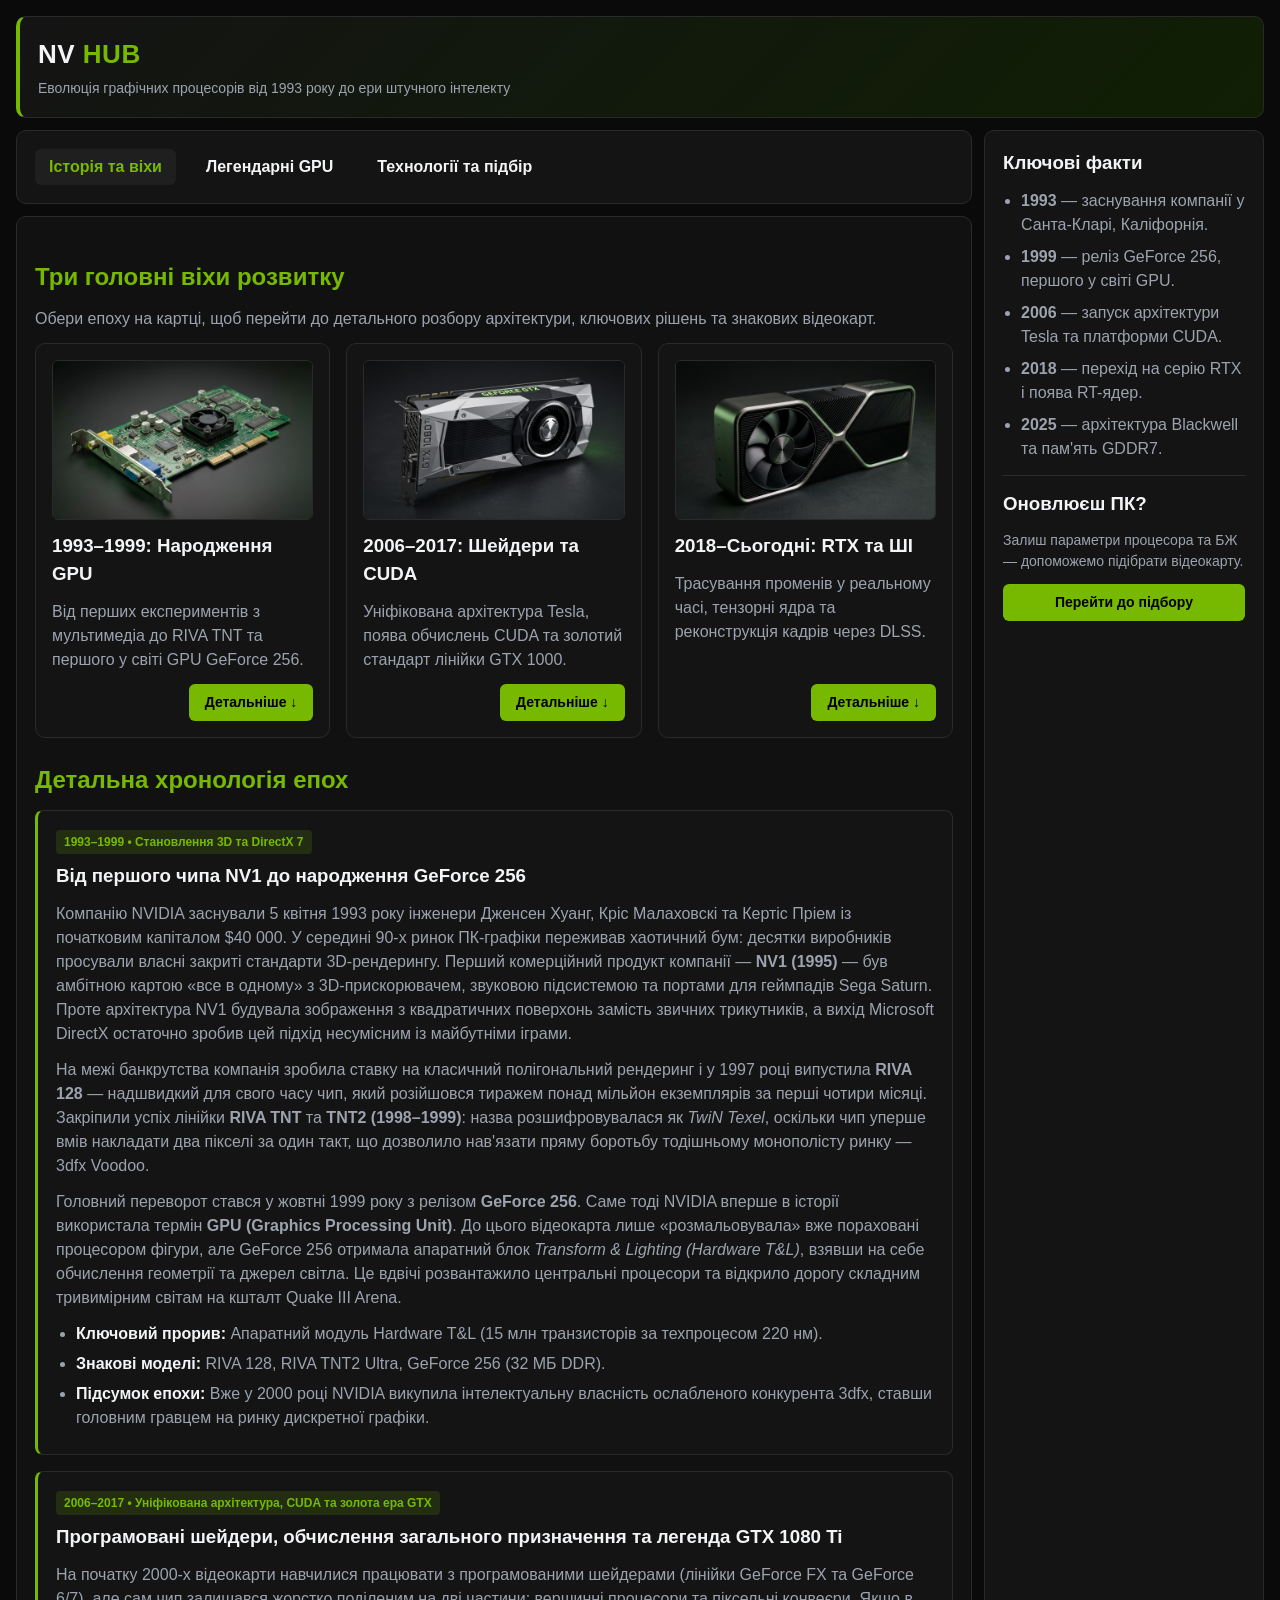
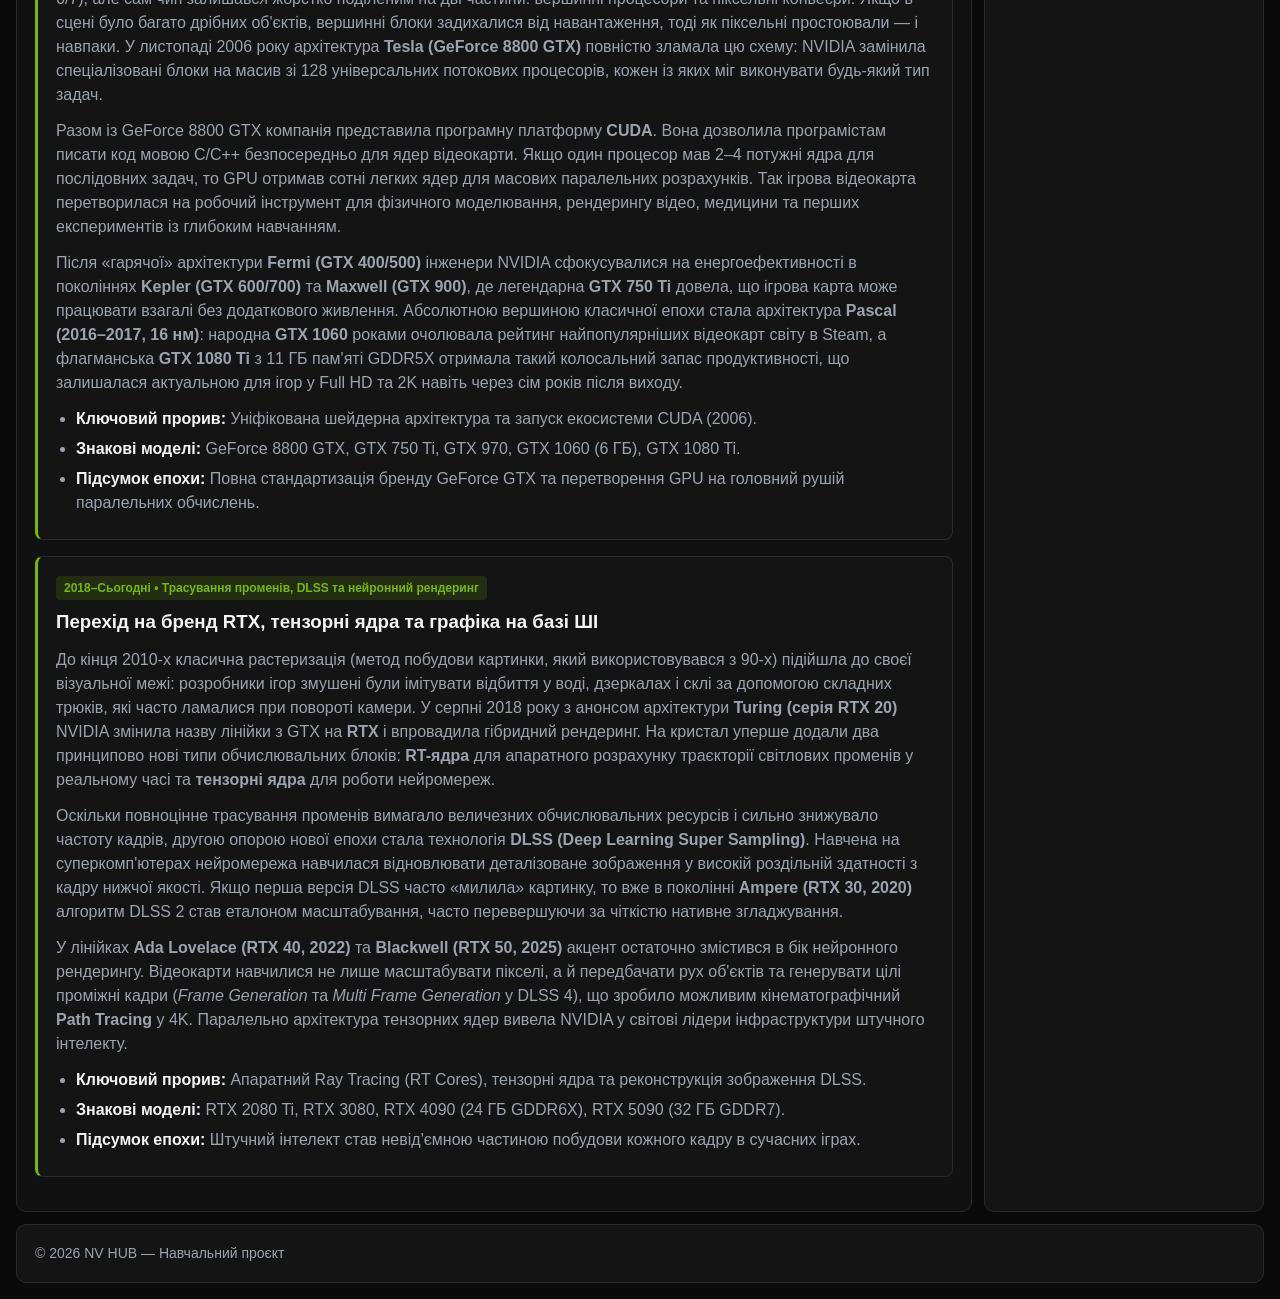
<file: index.html>
<!DOCTYPE html>
<html lang="uk">
<head>
  <meta charset="UTF-8">
  <meta name="viewport" content="width=device-width, initial-scale=1.0">
  <title>NV HUB — Історія графічних технологій</title>
  <link rel="stylesheet" href="css/style.css">
</head>
<body>
  <div class="grid-container">
    <header class="header">
      <h1>NV <span>HUB</span></h1>
      <p>Еволюція графічних процесорів від 1993 року до ери штучного інтелекту</p>
    </header>

    <nav class="top-menu">
      <ul class="menu-list">
        <li><a href="index.html" class="active">Історія та віхи</a></li>
        <li><a href="gpus.html">Легендарні GPU</a></li>
        <li><a href="tech.html">Технології та підбір</a></li>
      </ul>
    </nav>

    <main class="content">
      <h2>Три головні віхи розвитку</h2>
      <p>Обери епоху на картці, щоб перейти до детального розбору архітектури, ключових рішень та знакових відеокарт.</p>

      <div class="flex-container">
        <article class="flex-item">
          <img src="img/Image256.jpg" alt="Відеокарта кінця 90-х">
          <h3>1993–1999: Народження GPU</h3>
          <p>Від перших експериментів з мультимедіа до RIVA TNT та першого у світі GPU GeForce 256.</p>
          <a href="#era-90s" class="btn">Детальніше ↓</a>
        </article>

        <article class="flex-item">
          <img src="img/Image1080.jpg" alt="Відеокарта GTX 1080 Ti">
          <h3>2006–2017: Шейдери та CUDA</h3>
          <p>Уніфікована архітектура Tesla, поява обчислень CUDA та золотий стандарт лінійки GTX 1000.</p>
          <a href="#era-gtx" class="btn">Детальніше ↓</a>
        </article>

        <article class="flex-item">
          <img src="img/Image5090.jpg" alt="Відеокарта RTX Founders Edition">
          <h3>2018–Сьогодні: RTX та ШІ</h3>
          <p>Трасування променів у реальному часі, тензорні ядра та реконструкція кадрів через DLSS.</p>
          <a href="#era-rtx" class="btn">Детальніше ↓</a>
        </article>
      </div>

      <h2>Детальна хронологія епох</h2>

      <section id="era-90s" class="era-detail">
        <span class="tag">1993–1999 • Становлення 3D та DirectX 7</span>
        <h3>Від першого чипа NV1 до народження GeForce 256</h3>
        <p>Компанію NVIDIA заснували 5 квітня 1993 року інженери Дженсен Хуанг, Кріс Малаховскі та Кертіс Пріем із початковим капіталом $40 000. У середині 90-х ринок ПК-графіки переживав хаотичний бум: десятки виробників просували власні закриті стандарти 3D-рендерингу. Перший комерційний продукт компанії — <strong>NV1 (1995)</strong> — був амбітною картою «все в одному» з 3D-прискорювачем, звуковою підсистемою та портами для геймпадів Sega Saturn. Проте архітектура NV1 будувала зображення з квадратичних поверхонь замість звичних трикутників, а вихід Microsoft DirectX остаточно зробив цей підхід несумісним із майбутніми іграми.</p>
        <p>На межі банкрутства компанія зробила ставку на класичний полігональний рендеринг і у 1997 році випустила <strong>RIVA 128</strong> — надшвидкий для свого часу чип, який розійшовся тиражем понад мільйон екземплярів за перші чотири місяці. Закріпили успіх лінійки <strong>RIVA TNT</strong> та <strong>TNT2 (1998–1999)</strong>: назва розшифровувалася як <em>TwiN Texel</em>, оскільки чип уперше вмів накладати два пікселі за один такт, що дозволило нав'язати пряму боротьбу тодішньому монополісту ринку — 3dfx Voodoo.</p>
        <p>Головний переворот стався у жовтні 1999 року з релізом <strong>GeForce 256</strong>. Саме тоді NVIDIA вперше в історії використала термін <strong>GPU (Graphics Processing Unit)</strong>. До цього відеокарта лише «розмальовувала» вже пораховані процесором фігури, але GeForce 256 отримала апаратний блок <em>Transform & Lighting (Hardware T&L)</em>, взявши на себе обчислення геометрії та джерел світла. Це вдвічі розвантажило центральні процесори та відкрило дорогу складним тривимірним світам на кшталт Quake III Arena.</p>
        <ul>
          <li><strong>Ключовий прорив:</strong> Апаратний модуль Hardware T&L (15 млн транзисторів за техпроцесом 220 нм).</li>
          <li><strong>Знакові моделі:</strong> RIVA 128, RIVA TNT2 Ultra, GeForce 256 (32 МБ DDR).</li>
          <li><strong>Підсумок епохи:</strong> Вже у 2000 році NVIDIA викупила інтелектуальну власність ослабленого конкурента 3dfx, ставши головним гравцем на ринку дискретної графіки.</li>
        </ul>
      </section>

      <section id="era-gtx" class="era-detail">
        <span class="tag">2006–2017 • Уніфікована архітектура, CUDA та золота ера GTX</span>
        <h3>Програмовані шейдери, обчислення загального призначення та легенда GTX 1080 Ti</h3>
        <p>На початку 2000-х відеокарти навчилися працювати з програмованими шейдерами (лінійки GeForce FX та GeForce 6/7), але сам чип залишався жорстко поділеним на дві частини: вершинні процесори та піксельні конвеєри. Якщо в сцені було багато дрібних об'єктів, вершинні блоки задихалися від навантаження, тоді як піксельні простоювали — і навпаки. У листопаді 2006 року архітектура <strong>Tesla (GeForce 8800 GTX)</strong> повністю зламала цю схему: NVIDIA замінила спеціалізовані блоки на масив зі 128 універсальних потокових процесорів, кожен із яких міг виконувати будь-який тип задач.</p>
        <p>Разом із GeForce 8800 GTX компанія представила програмну платформу <strong>CUDA</strong>. Вона дозволила програмістам писати код мовою C/C++ безпосередньо для ядер відеокарти. Якщо один процесор мав 2–4 потужні ядра для послідовних задач, то GPU отримав сотні легких ядер для масових паралельних розрахунків. Так ігрова відеокарта перетворилася на робочий інструмент для фізичного моделювання, рендерингу відео, медицини та перших експериментів із глибоким навчанням.</p>
        <p>Після «гарячої» архітектури <strong>Fermi (GTX 400/500)</strong> інженери NVIDIA сфокусувалися на енергоефективності в поколіннях <strong>Kepler (GTX 600/700)</strong> та <strong>Maxwell (GTX 900)</strong>, де легендарна <strong>GTX 750 Ti</strong> довела, що ігрова карта може працювати взагалі без додаткового живлення. Абсолютною вершиною класичної епохи стала архітектура <strong>Pascal (2016–2017, 16 нм)</strong>: народна <strong>GTX 1060</strong> роками очолювала рейтинг найпопулярніших відеокарт світу в Steam, а флагманська <strong>GTX 1080 Ti</strong> з 11 ГБ пам'яті GDDR5X отримала такий колосальний запас продуктивності, що залишалася актуальною для ігор у Full HD та 2K навіть через сім років після виходу.</p>
        <ul>
          <li><strong>Ключовий прорив:</strong> Уніфікована шейдерна архітектура та запуск екосистеми CUDA (2006).</li>
          <li><strong>Знакові моделі:</strong> GeForce 8800 GTX, GTX 750 Ti, GTX 970, GTX 1060 (6 ГБ), GTX 1080 Ti.</li>
          <li><strong>Підсумок епохи:</strong> Повна стандартизація бренду GeForce GTX та перетворення GPU на головний рушій паралельних обчислень.</li>
        </ul>
      </section>

      <section id="era-rtx" class="era-detail">
        <span class="tag">2018–Сьогодні • Трасування променів, DLSS та нейронний рендеринг</span>
        <h3>Перехід на бренд RTX, тензорні ядра та графіка на базі ШІ</h3>
        <p>До кінця 2010-х класична растеризація (метод побудови картинки, який використовувався з 90-х) підійшла до своєї візуальної межі: розробники ігор змушені були імітувати відбиття у воді, дзеркалах і склі за допомогою складних трюків, які часто ламалися при повороті камери. У серпні 2018 року з анонсом архітектури <strong>Turing (серія RTX 20)</strong> NVIDIA змінила назву лінійки з GTX на <strong>RTX</strong> і впровадила гібридний рендеринг. На кристал уперше додали два принципово нові типи обчислювальних блоків: <strong>RT-ядра</strong> для апаратного розрахунку траєкторії світлових променів у реальному часі та <strong>тензорні ядра</strong> для роботи нейромереж.</p>
        <p>Оскільки повноцінне трасування променів вимагало величезних обчислювальних ресурсів і сильно знижувало частоту кадрів, другою опорою нової епохи стала технологія <strong>DLSS (Deep Learning Super Sampling)</strong>. Навчена на суперкомп'ютерах нейромережа навчилася відновлювати деталізоване зображення у високій роздільній здатності з кадру нижчої якості. Якщо перша версія DLSS часто «милила» картинку, то вже в поколінні <strong>Ampere (RTX 30, 2020)</strong> алгоритм DLSS 2 став еталоном масштабування, часто перевершуючи за чіткістю нативне згладжування.</p>
        <p>У лінійках <strong>Ada Lovelace (RTX 40, 2022)</strong> та <strong>Blackwell (RTX 50, 2025)</strong> акцент остаточно змістився в бік нейронного рендерингу. Відеокарти навчилися не лише масштабувати пікселі, а й передбачати рух об'єктів та генерувати цілі проміжні кадри (<em>Frame Generation</em> та <em>Multi Frame Generation</em> у DLSS 4), що зробило можливим кінематографічний <strong>Path Tracing</strong> у 4K. Паралельно архітектура тензорних ядер вивела NVIDIA у світові лідери інфраструктури штучного інтелекту.</p>
        <ul>
          <li><strong>Ключовий прорив:</strong> Апаратний Ray Tracing (RT Cores), тензорні ядра та реконструкція зображення DLSS.</li>
          <li><strong>Знакові моделі:</strong> RTX 2080 Ti, RTX 3080, RTX 4090 (24 ГБ GDDR6X), RTX 5090 (32 ГБ GDDR7).</li>
          <li><strong>Підсумок епохи:</strong> Штучний інтелект став невід'ємною частиною побудови кожного кадру в сучасних іграх.</li>
        </ul>
      </section>
    </main>

    <aside class="right-menu">
      <h3>Ключові факти</h3>
      <ul>
        <li><strong>1993</strong> — заснування компанії у Санта-Кларі, Каліфорнія.</li>
        <li><strong>1999</strong> — реліз GeForce 256, першого у світі GPU.</li>
        <li><strong>2006</strong> — запуск архітектури Tesla та платформи CUDA.</li>
        <li><strong>2018</strong> — перехід на серію RTX і поява RT-ядер.</li>
        <li><strong>2025</strong> — архітектура Blackwell та пам'ять GDDR7.</li>
      </ul>
      <hr style="border: 0; border-top: 1px solid var(--border); margin: 14px 0;">
      <h3>Оновлюєш ПК?</h3>
      <p style="font-size: 14px;">Залиш параметри процесора та БЖ — допоможемо підібрати відеокарту.</p>
      <a href="tech.html" class="btn" style="width: 100%; text-align: center;">Перейти до підбору</a>
    </aside>

    <footer class="footer">
      <span>© 2026 NV HUB — Навчальний проєкт</span>
    </footer>
  </div>
</body>
</html>
</file>
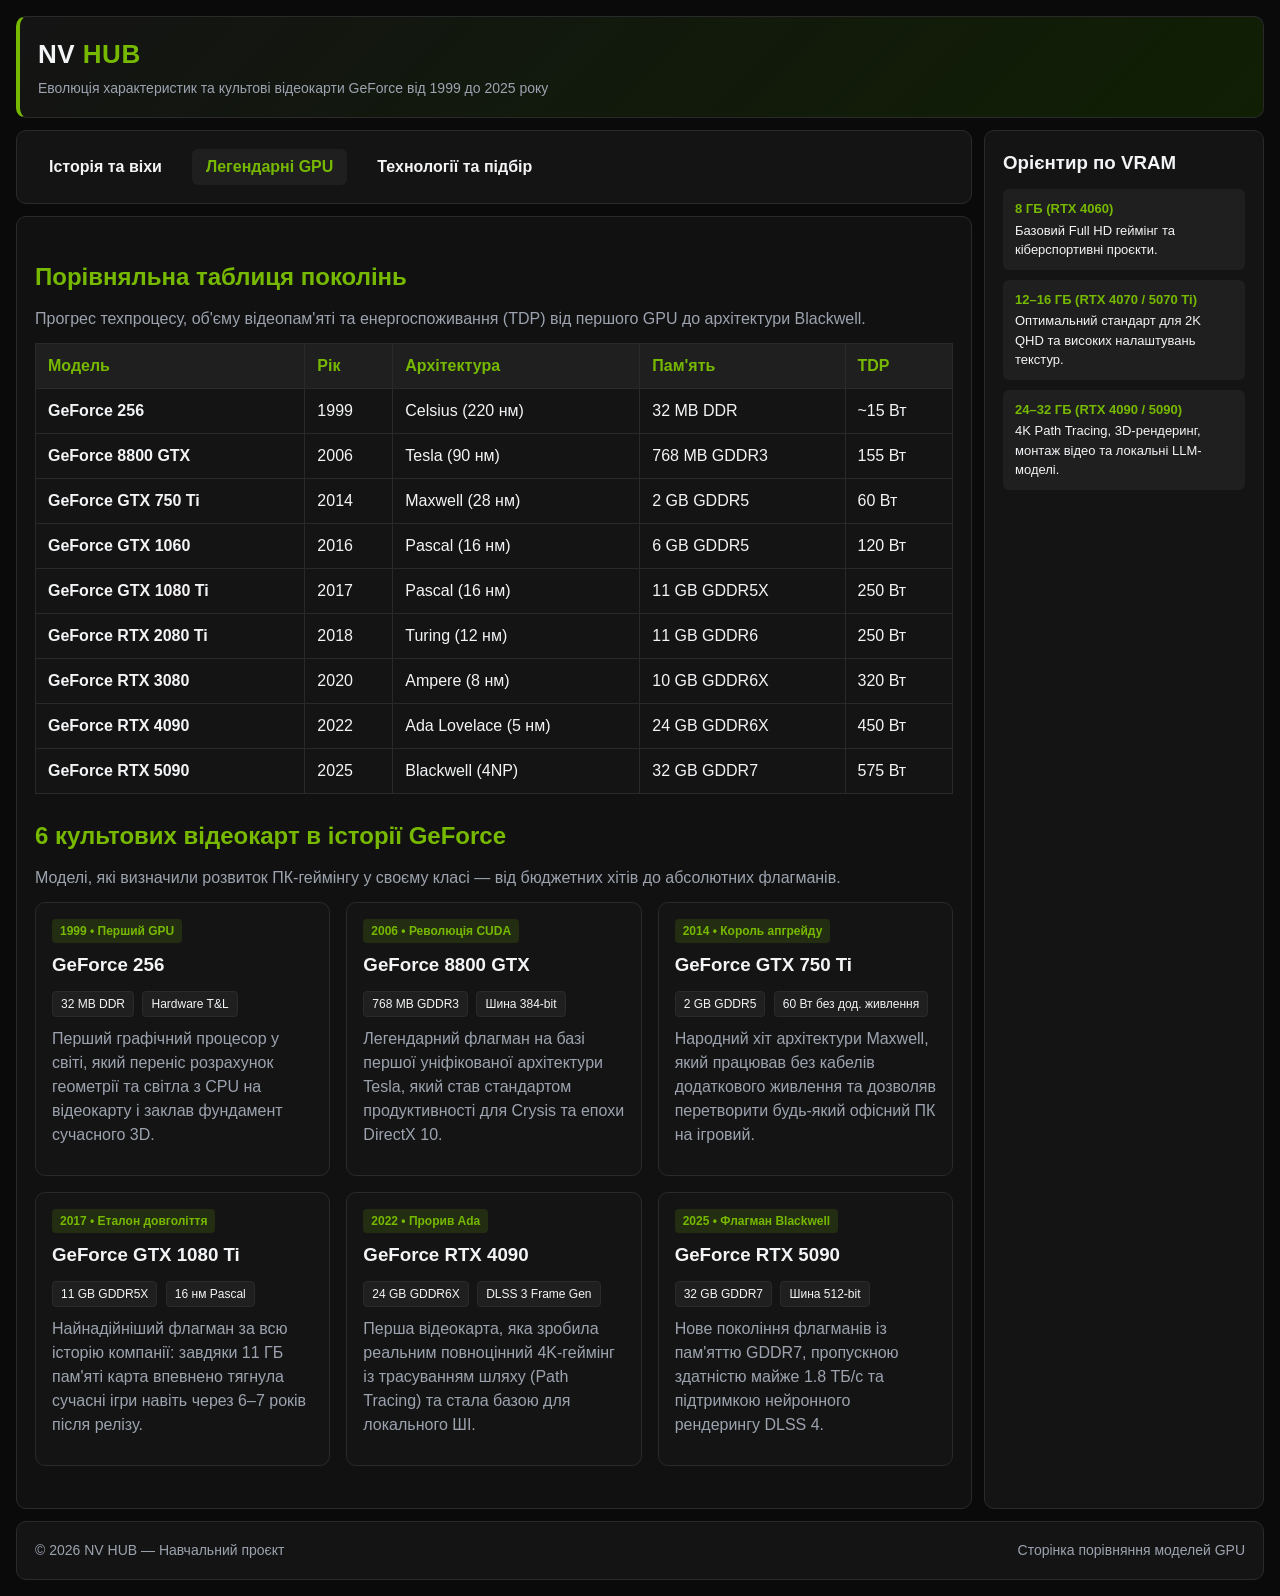
<file: gpus.html>
<!DOCTYPE html>
<html lang="uk">
<head>
  <meta charset="UTF-8">
  <meta name="viewport" content="width=device-width, initial-scale=1.0">
  <title>NV HUB — Легендарні відеокарти</title>
  <link rel="stylesheet" href="css/style.css">
</head>
<body>
  <div class="grid-container">
    <header class="header">
      <h1>NV <span>HUB</span></h1>
      <p>Еволюція характеристик та культові відеокарти GeForce від 1999 до 2025 року</p>
    </header>

    <nav class="top-menu">
      <ul class="menu-list">
        <li><a href="index.html">Історія та віхи</a></li>
        <li><a href="gpus.html" class="active">Легендарні GPU</a></li>
        <li><a href="tech.html">Технології та підбір</a></li>
      </ul>
    </nav>

    <main class="content">
      <h2>Порівняльна таблиця поколінь</h2>
      <p>Прогрес техпроцесу, об'єму відеопам'яті та енергоспоживання (TDP) від першого GPU до архітектури Blackwell.</p>

      <div class="table-wrap">
        <table class="gpu-table">
          <thead>
            <tr>
              <th>Модель</th>
              <th>Рік</th>
              <th>Архітектура</th>
              <th>Пам'ять</th>
              <th>TDP</th>
            </tr>
          </thead>
          <tbody>
            <tr>
              <td><strong>GeForce 256</strong></td>
              <td>1999</td>
              <td>Celsius (220 нм)</td>
              <td>32 MB DDR</td>
              <td>~15 Вт</td>
            </tr>
            <tr>
              <td><strong>GeForce 8800 GTX</strong></td>
              <td>2006</td>
              <td>Tesla (90 нм)</td>
              <td>768 MB GDDR3</td>
              <td>155 Вт</td>
            </tr>
            <tr>
              <td><strong>GeForce GTX 750 Ti</strong></td>
              <td>2014</td>
              <td>Maxwell (28 нм)</td>
              <td>2 GB GDDR5</td>
              <td>60 Вт</td>
            </tr>
            <tr>
              <td><strong>GeForce GTX 1060</strong></td>
              <td>2016</td>
              <td>Pascal (16 нм)</td>
              <td>6 GB GDDR5</td>
              <td>120 Вт</td>
            </tr>
            <tr>
              <td><strong>GeForce GTX 1080 Ti</strong></td>
              <td>2017</td>
              <td>Pascal (16 нм)</td>
              <td>11 GB GDDR5X</td>
              <td>250 Вт</td>
            </tr>
            <tr>
              <td><strong>GeForce RTX 2080 Ti</strong></td>
              <td>2018</td>
              <td>Turing (12 нм)</td>
              <td>11 GB GDDR6</td>
              <td>250 Вт</td>
            </tr>
            <tr>
              <td><strong>GeForce RTX 3080</strong></td>
              <td>2020</td>
              <td>Ampere (8 нм)</td>
              <td>10 GB GDDR6X</td>
              <td>320 Вт</td>
            </tr>
            <tr>
              <td><strong>GeForce RTX 4090</strong></td>
              <td>2022</td>
              <td>Ada Lovelace (5 нм)</td>
              <td>24 GB GDDR6X</td>
              <td>450 Вт</td>
            </tr>
            <tr>
              <td><strong>GeForce RTX 5090</strong></td>
              <td>2025</td>
              <td>Blackwell (4NP)</td>
              <td>32 GB GDDR7</td>
              <td>575 Вт</td>
            </tr>
          </tbody>
        </table>
      </div>

      <h2>6 культових відеокарт в історії GeForce</h2>
      <p>Моделі, які визначили розвиток ПК-геймінгу у своєму класі — від бюджетних хітів до абсолютних флагманів.</p>

      <div class="flex-container">
        <article class="flex-item">
          <span class="tag">1999 • Перший GPU</span>
          <h3>GeForce 256</h3>
          <div>
            <span class="spec-badge">32 MB DDR</span>
            <span class="spec-badge">Hardware T&L</span>
          </div>
          <p>Перший графічний процесор у світі, який переніс розрахунок геометрії та світла з CPU на відеокарту і заклав фундамент сучасного 3D.</p>
        </article>

        <article class="flex-item">
          <span class="tag">2006 • Революція CUDA</span>
          <h3>GeForce 8800 GTX</h3>
          <div>
            <span class="spec-badge">768 MB GDDR3</span>
            <span class="spec-badge">Шина 384-bit</span>
          </div>
          <p>Легендарний флагман на базі першої уніфікованої архітектури Tesla, який став стандартом продуктивності для Crysis та епохи DirectX 10.</p>
        </article>

        <article class="flex-item">
          <span class="tag">2014 • Король апгрейду</span>
          <h3>GeForce GTX 750 Ti</h3>
          <div>
            <span class="spec-badge">2 GB GDDR5</span>
            <span class="spec-badge">60 Вт без дод. живлення</span>
          </div>
          <p>Народний хіт архітектури Maxwell, який працював без кабелів додаткового живлення та дозволяв перетворити будь-який офісний ПК на ігровий.</p>
        </article>

        <article class="flex-item">
          <span class="tag">2017 • Еталон довголіття</span>
          <h3>GeForce GTX 1080 Ti</h3>
          <div>
            <span class="spec-badge">11 GB GDDR5X</span>
            <span class="spec-badge">16 нм Pascal</span>
          </div>
          <p>Найнадійніший флагман за всю історію компанії: завдяки 11 ГБ пам'яті карта впевнено тягнула сучасні ігри навіть через 6–7 років після релізу.</p>
        </article>

        <article class="flex-item">
          <span class="tag">2022 • Прорив Ada</span>
          <h3>GeForce RTX 4090</h3>
          <div>
            <span class="spec-badge">24 GB GDDR6X</span>
            <span class="spec-badge">DLSS 3 Frame Gen</span>
          </div>
          <p>Перша відеокарта, яка зробила реальним повноцінний 4K-геймінг із трасуванням шляху (Path Tracing) та стала базою для локального ШІ.</p>
        </article>

        <article class="flex-item">
          <span class="tag">2025 • Флагман Blackwell</span>
          <h3>GeForce RTX 5090</h3>
          <div>
            <span class="spec-badge">32 GB GDDR7</span>
            <span class="spec-badge">Шина 512-bit</span>
          </div>
          <p>Нове покоління флагманів із пам'яттю GDDR7, пропускною здатністю майже 1.8 ТБ/с та підтримкою нейронного рендерингу DLSS 4.</p>
        </article>
      </div>
    </main>

    <aside class="right-menu">
      <h3>Орієнтир по VRAM</h3>
      <div class="fact-box">
        <strong>8 ГБ (RTX 4060)</strong>
        Базовий Full HD геймінг та кіберспортивні проєкти.
      </div>
      <div class="fact-box">
        <strong>12–16 ГБ (RTX 4070 / 5070 Ti)</strong>
        Оптимальний стандарт для 2K QHD та високих налаштувань текстур.
      </div>
      <div class="fact-box">
        <strong>24–32 ГБ (RTX 4090 / 5090)</strong>
        4K Path Tracing, 3D-рендеринг, монтаж відео та локальні LLM-моделі.
      </div>
    </aside>

    <footer class="footer">
      <span>© 2026 NV HUB — Навчальний проєкт</span>
      <span>Сторінка порівняння моделей GPU</span>
    </footer>
  </div>
</body>
</html>
</file>
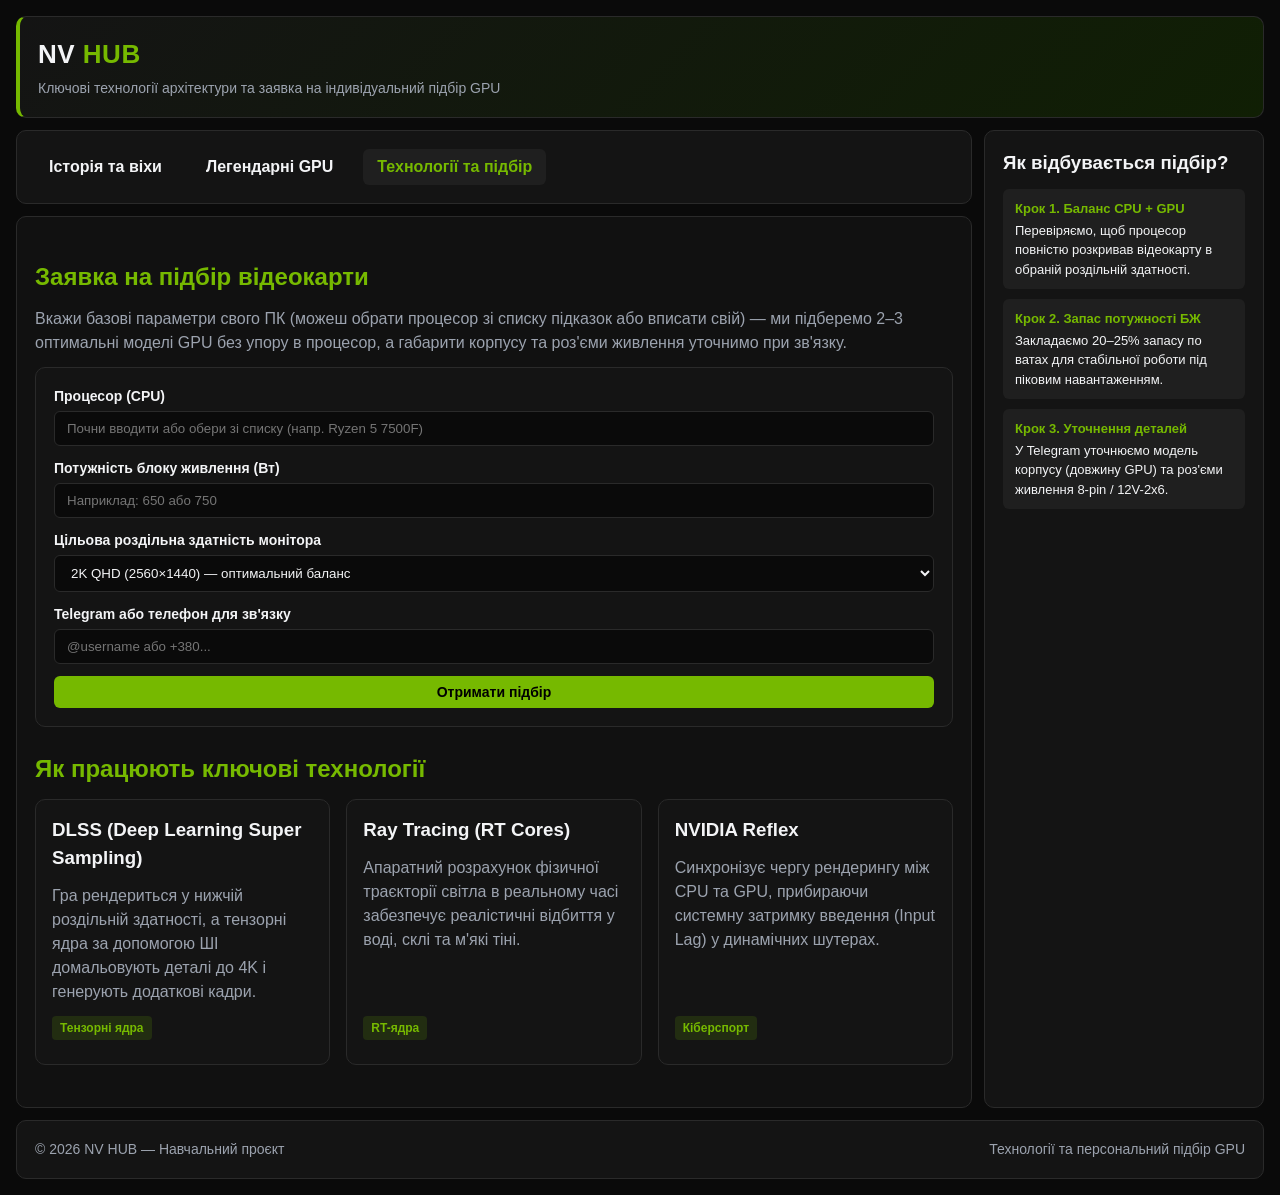
<file: tech.html>
<!DOCTYPE html>
<html lang="uk">
<head>
  <meta charset="UTF-8">
  <meta name="viewport" content="width=device-width, initial-scale=1.0">
  <title>NV HUB — Технології та підбір відеокарти</title>
  <link rel="stylesheet" href="css/style.css">
</head>
<body>
  <div class="grid-container">
    <header class="header">
      <h1>NV <span>HUB</span></h1>
      <p>Ключові технології архітектури та заявка на індивідуальний підбір GPU</p>
    </header>

    <nav class="top-menu">
      <ul class="menu-list">
        <li><a href="index.html">Історія та віхи</a></li>
        <li><a href="gpus.html">Легендарні GPU</a></li>
        <li><a href="tech.html" class="active">Технології та підбір</a></li>
      </ul>
    </nav>

    <main class="content">
      <h2>Заявка на підбір відеокарти</h2>
      <p>Вкажи базові параметри свого ПК (можеш обрати процесор зі списку підказок або вписати свій) — ми підберемо 2–3 оптимальні моделі GPU без упору в процесор, а габарити корпусу та роз'єми живлення уточнимо при зв'язку.</p>

      <form class="gpu-form" action="#" method="post">
        <div class="form-group">
          <label for="cpu">Процесор (CPU)</label>
          <input type="text" id="cpu" name="cpu" list="cpu-suggestions" placeholder="Почни вводити або обери зі списку (напр. Ryzen 5 7500F)" required>
          <datalist id="cpu-suggestions">
            <option value="AMD Ryzen 5 5600">
            <option value="AMD Ryzen 5 7500F">
            <option value="AMD Ryzen 7 5700X3D">
            <option value="AMD Ryzen 7 7800X3D">
            <option value="AMD Ryzen 7 9800X3D">
            <option value="Intel Core i5-12400F">
            <option value="Intel Core i5-13400F">
            <option value="Intel Core i5-14600KF">
            <option value="Intel Core i7-14700K">
          </datalist>
        </div>

        <div class="form-group">
          <label for="psu-watt">Потужність блоку живлення (Вт)</label>
          <input type="number" id="psu-watt" name="psu-watt" min="400" max="1600" step="50" placeholder="Наприклад: 650 або 750" required>
        </div>

        <div class="form-group">
          <label for="resolution">Цільова роздільна здатність монітора</label>
          <select id="resolution" name="resolution">
            <option value="1080p">Full HD (1920×1080) — високий FPS</option>
            <option value="1440p" selected>2K QHD (2560×1440) — оптимальний баланс</option>
            <option value="4k">4K UHD (3840×2160) — максимальна графіка</option>
          </select>
        </div>

        <div class="form-group">
          <label for="contact">Telegram або телефон для зв'язку</label>
          <input type="text" id="contact" name="contact" placeholder="@username або +380..." required>
        </div>

        <button type="submit" class="btn">Отримати підбір</button>
      </form>

      <h2>Як працюють ключові технології</h2>
      <div class="flex-container">
        <article class="flex-item">
          <h3>DLSS (Deep Learning Super Sampling)</h3>
          <p>Гра рендериться у нижчій роздільній здатності, а тензорні ядра за допомогою ШІ домальовують деталі до 4K і генерують додаткові кадри.</p>
          <span class="tag">Тензорні ядра</span>
        </article>

        <article class="flex-item">
          <h3>Ray Tracing (RT Cores)</h3>
          <p>Апаратний розрахунок фізичної траєкторії світла в реальному часі забезпечує реалістичні відбиття у воді, склі та м'які тіні.</p>
          <span class="tag">RT-ядра</span>
        </article>

        <article class="flex-item">
          <h3>NVIDIA Reflex</h3>
          <p>Синхронізує чергу рендерингу між CPU та GPU, прибираючи системну затримку введення (Input Lag) у динамічних шутерах.</p>
          <span class="tag">Кіберспорт</span>
        </article>
      </div>
    </main>

    <aside class="right-menu">
      <h3>Як відбувається підбір?</h3>
      <div class="fact-box">
        <strong>Крок 1. Баланс CPU + GPU</strong>
        Перевіряємо, щоб процесор повністю розкривав відеокарту в обраній роздільній здатності.
      </div>
      <div class="fact-box">
        <strong>Крок 2. Запас потужності БЖ</strong>
        Закладаємо 20–25% запасу по ватах для стабільної роботи під піковим навантаженням.
      </div>
      <div class="fact-box">
        <strong>Крок 3. Уточнення деталей</strong>
        У Telegram уточнюємо модель корпусу (довжину GPU) та роз'єми живлення 8-pin / 12V-2x6.
      </div>
    </aside>

    <footer class="footer">
      <span>© 2026 NV HUB — Навчальний проєкт</span>
      <span>Технології та персональний підбір GPU</span>
    </footer>
  </div>
</body>
</html>
</file>
<file: css/style.css>
* {
  box-sizing: border-box;
}

html {
  scroll-behavior: smooth;
}

:root {
  --bg-dark: #0a0a0a;
  --bg-panel: #141414;
  --bg-elevated: #1f1f1f;
  --text-main: #f3f4f6;
  --text-muted: #9ca3af;
  --accent: #76b900;
  --accent-hover: #5e9400;
  --border: #2a2a2a;
}

body {
  margin: 0;
  padding: 16px;
  font-family: 'Segoe UI', Arial, sans-serif;
  line-height: 1.5;
  color: var(--text-main);
  background: var(--bg-dark);
}

h1, h2, h3 {
  margin: 0 0 12px;
}

h2 {
  color: var(--accent);
  margin-top: 24px;
}

p {
  margin: 0 0 12px;
  color: var(--text-muted);
}

a {
  color: var(--accent);
  text-decoration: none;
}

/* Базові стилі секцій каркасу */
.header,
.top-menu,
.content,
.right-menu,
.footer {
  padding: 18px;
  border-radius: 10px;
  border: 1px solid var(--border);
}

.header     { background: linear-gradient(135deg, #141414, #101f04); border-left: 4px solid var(--accent); }
.top-menu   { background: var(--bg-panel); }
.content    { background: #111111; }
.right-menu { background: var(--bg-panel); }
.footer     { background: var(--bg-panel); color: var(--text-muted); }

.header h1 {
  margin: 0;
  font-size: 26px;
  letter-spacing: 0.5px;
  text-transform: uppercase;
}

.header h1 span {
  color: var(--accent);
}

.header p {
  margin: 4px 0 0;
  font-size: 14px;
}

.right-menu ul {
  margin: 0;
  padding-left: 18px;
  color: var(--text-muted);
}

.right-menu li {
  margin-bottom: 8px;
}

/* ============================================================
   КРОК 1 · КАРКАС СТОРІНКИ НА GRID (grid-template-areas)
   ============================================================ */

.grid-container {
  display: grid;
  max-width: 1400px;
  margin: 0 auto;
  grid-template-columns: 1fr 280px;
  grid-template-rows: auto auto 1fr auto;
  grid-template-areas:
    "header  header"
    "nav     right"
    "content right"
    "footer  footer";
  gap: 12px;
  min-height: calc(100vh - 32px);
}

.header     { grid-area: header; }
.top-menu   { grid-area: nav; }
.content    { grid-area: content; }
.right-menu { grid-area: right; }
.footer     { grid-area: footer; }

/* ============================================================
   КРОК 2 · ГОРИЗОНТАЛЬНЕ МЕНЮ НА FLEXBOX
   ============================================================ */

.menu-list {
  display: flex;
  flex-wrap: wrap;
  gap: 16px;
  list-style: none;
  margin: 0;
  padding: 0;
}

.menu-list a {
  display: inline-block;
  padding: 6px 14px;
  border-radius: 6px;
  color: var(--text-main);
  font-weight: 600;
  transition: background 0.2s, color 0.2s;
}

.menu-list a:hover,
.menu-list a.active {
  background: var(--bg-elevated);
  color: var(--accent);
}

/* ============================================================
   КРОК 3 · РЯД КАРТОК НА FLEXBOX + ТОЧКИ ЗЛАМУ
   ============================================================ */

.flex-container {
  display: flex;
  flex-wrap: wrap;
  gap: 16px;
  margin-bottom: 24px;
}

.flex-item {
  flex: 1 1 240px;
  background: var(--bg-panel);
  border: 1px solid var(--border);
  border-radius: 10px;
  padding: 16px;
  display: flex;
  flex-direction: column;
  transition: border-color 0.2s, transform 0.2s, box-shadow 0.2s;
}

.flex-item:hover {
  border-color: var(--accent);
  transform: translateY(-2px);
  box-shadow: 0 6px 18px rgba(118, 185, 0, 0.12);
}

.flex-item img {
  width: 100%;
  height: 160px;
  object-fit: cover;
  border-radius: 6px;
  margin-bottom: 12px;
  border: 1px solid var(--border);
}

.flex-item p {
  flex-grow: 1;
}

.btn {
  display: inline-block;
  padding: 8px 16px;
  border-radius: 6px;
  background: var(--accent);
  color: #000000;
  font-weight: 700;
  font-size: 14px;
  border: none;
  cursor: pointer;
  text-decoration: none;
  transition: background 0.2s, color 0.2s;
}

.btn:hover {
  background: var(--accent-hover);
  color: #ffffff;
}

.flex-item .btn {
  align-self: flex-end;
}

@media (max-width: 1150px) {
  .flex-item {
    flex: 0 0 calc(50% - 8px);
  }
}

@media (max-width: 720px) {
  .flex-item {
    flex: 0 0 100%;
  }
}

/* ============================================================
   ДОДАТКОВІ ЕЛЕМЕНТИ КОНТЕНТУ (Епохи, Таблиця, Форма)
   ============================================================ */

.era-detail {
  background: var(--bg-panel);
  border: 1px solid var(--border);
  border-left: 3px solid var(--accent);
  border-radius: 8px;
  padding: 18px;
  margin-bottom: 16px;
  scroll-margin-top: 20px;
}

.era-detail ul {
  margin: 10px 0 0;
  padding-left: 20px;
  color: var(--text-muted);
}

.era-detail li {
  margin-bottom: 6px;
}

.era-detail li strong {
  color: var(--text-main);
}

.tag {
  display: inline-block;
  align-self: flex-start;
  font-size: 12px;
  font-weight: 700;
  padding: 3px 8px;
  border-radius: 4px;
  background: rgba(118, 185, 0, 0.15);
  color: var(--accent);
  margin-bottom: 8px;
}

.spec-badge {
  display: inline-block;
  font-size: 12px;
  background: var(--bg-elevated);
  border: 1px solid var(--border);
  padding: 3px 8px;
  border-radius: 4px;
  margin: 0 4px 10px 0;
  color: var(--text-main);
}

.fact-box {
  background: var(--bg-elevated);
  border-radius: 6px;
  padding: 10px 12px;
  margin-bottom: 10px;
  font-size: 13px;
}

.fact-box strong {
  display: block;
  color: var(--accent);
  margin-bottom: 2px;
}

.table-wrap {
  overflow-x: auto;
  margin-bottom: 24px;
}

.gpu-table {
  border-collapse: collapse;
  width: 100%;
  background: var(--bg-panel);
}

.gpu-table th,
.gpu-table td {
  border: 1px solid var(--border);
  padding: 10px 12px;
  text-align: left;
}

.gpu-table th {
  background: var(--bg-elevated);
  color: var(--accent);
}

.gpu-form {
  display: flex;
  flex-direction: column;
  gap: 12px;
  background: var(--bg-panel);
  padding: 18px;
  border-radius: 10px;
  border: 1px solid var(--border);
}

.form-group {
  display: flex;
  flex-direction: column;
  gap: 4px;
}

.form-group label {
  font-size: 14px;
  font-weight: 600;
}

.form-group input,
.form-group select {
  padding: 9px 12px;
  border-radius: 6px;
  border: 1px solid var(--border);
  background: var(--bg-dark);
  color: var(--text-main);
  font-family: inherit;
}

.form-group input:focus,
.form-group select:focus {
  outline: none;
  border-color: var(--accent);
}

.footer {
  display: flex;
  justify-content: space-between;
  flex-wrap: wrap;
  gap: 10px;
  font-size: 14px;
}

/* ============================================================
   ТОЧКА ЗЛАМУ 3 · ПЕРЕБУДОВА GRID-КАРКАСУ ДЛЯ ВУЗЬКИХ ЕКРАНІВ
   ============================================================ */

@media (max-width: 900px) {
  .grid-container {
    grid-template-columns: 1fr;
    grid-template-rows: auto;
    grid-template-areas:
      "header"
      "nav"
      "content"
      "right"
      "footer";
  }
}
</file>
